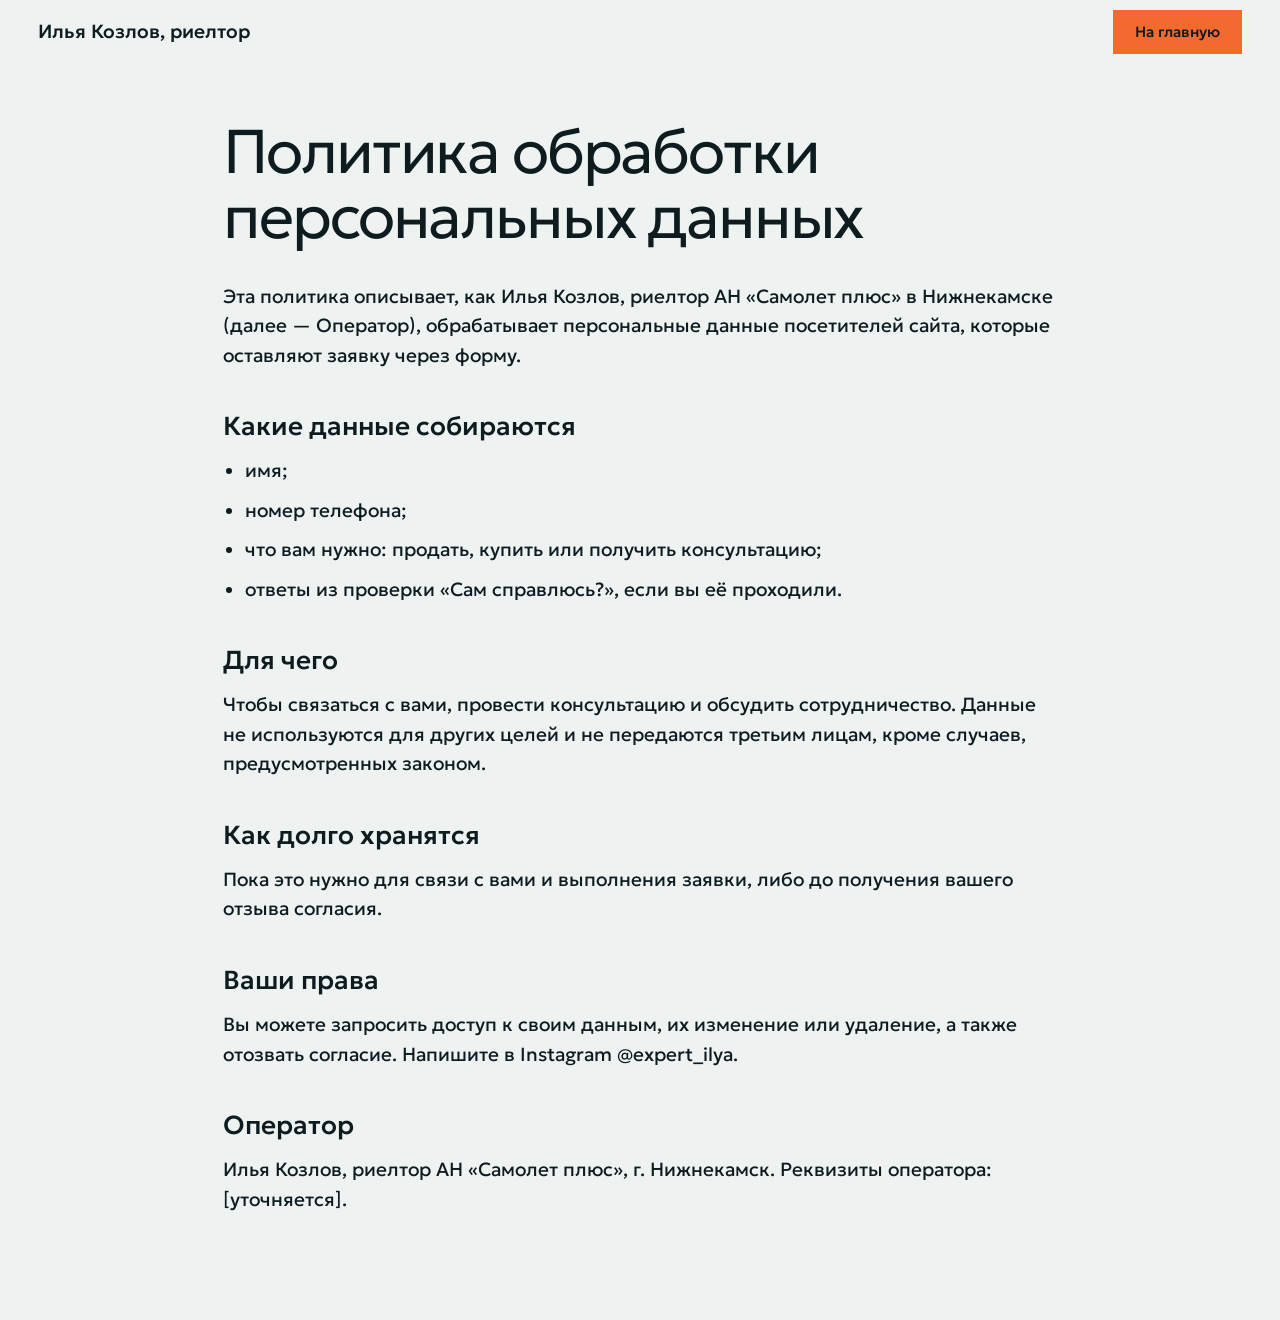
<file: privacy.html>
<!DOCTYPE html>
<html lang="ru">
<head>
<meta charset="utf-8">
<meta name="viewport" content="width=device-width, initial-scale=1">
<title>Политика обработки персональных данных | Илья Козлов, риелтор</title>
<meta name="robots" content="noindex">
<link rel="icon" type="image/svg+xml" href="assets/favicon.svg">
<link href="https://fonts.googleapis.com/css2?family=Geologica:wght@300;400;500&display=swap" rel="stylesheet">
<link rel="stylesheet" href="styles.css">
</head>
<body>
<header class="bar" data-tone="mist"><a class="bar__brand" href="./">Илья Козлов, риелтор</a><a class="btn btn--bar" href="./"><span>На главную</span></a></header>
<main class="legal">
  <h1>Политика обработки персональных данных</h1>
  <p>Эта политика описывает, как Илья Козлов, риелтор АН «Самолет плюс» в Нижнекамске (далее — Оператор), обрабатывает персональные данные посетителей сайта, которые оставляют заявку через форму.</p>
  <h2>Какие данные собираются</h2>
  <ul><li>имя;</li><li>номер телефона;</li><li>что вам нужно: продать, купить или получить консультацию;</li><li>ответы из проверки «Сам справлюсь?», если вы её проходили.</li></ul>
  <h2>Для чего</h2>
  <p>Чтобы связаться с вами, провести консультацию и обсудить сотрудничество. Данные не используются для других целей и не передаются третьим лицам, кроме случаев, предусмотренных законом.</p>
  <h2>Как долго хранятся</h2>
  <p>Пока это нужно для связи с вами и выполнения заявки, либо до получения вашего отзыва согласия.</p>
  <h2>Ваши права</h2>
  <p>Вы можете запросить доступ к своим данным, их изменение или удаление, а также отозвать согласие. Напишите в Instagram @expert_ilya.</p>
  <h2>Оператор</h2>
  <p>Илья Козлов, риелтор АН «Самолет плюс», г. Нижнекамск. Реквизиты оператора: [уточняется].</p>
</main>
</body>
</html>
</file>
<file: styles.css>
:root {
  --bg: #EEF2F1;
  --surface: #E1E8E7;
  --ink: #0E1C20;
  --muted: #46565B;
  --sky: #CFE1EA;
  --gold: #F2D27A;
  --sage: #D9E7DE;
  --accent: #F26A2E;
  --m: clamp(16px, 3vw, 40px);
  --gap: 24px;
  --step-small: clamp(0.875rem, 0.85rem + 0.1vw, 0.9375rem);
  --step-body: clamp(1.0625rem, 1rem + 0.25vw, 1.1875rem);
  --step-lead: clamp(1.25rem, 1.1rem + 0.7vw, 1.625rem);
  --step-head: clamp(2.125rem, 1.3rem + 3.2vw, 4rem);
  --step-display: clamp(3.5rem, 8.6vw, 8.25rem);
  --ease: cubic-bezier(.16, 1, .3, 1);
  --foot-h: 100svh;
}

*, *::before, *::after { box-sizing: border-box; }
html { -webkit-text-size-adjust: 100%; scroll-padding-top: 72px; }
html.lenis, html.lenis body { height: auto; }
.lenis.lenis-smooth { scroll-behavior: auto !important; }
body {
  margin: 0;
  font-family: 'Geologica', system-ui, sans-serif;
  font-weight: 400;
  font-size: var(--step-body);
  line-height: 1.55;
  color: var(--ink);
  background: var(--bg);
  overflow-x: clip;
}
img { display: block; max-width: 100%; }
a { color: inherit; }
h1, h2, h3, p, ul, ol, dl, dd, figure { margin: 0; }
ul, ol { padding: 0; list-style: none; }
button, input, select { font: inherit; color: inherit; }
:focus-visible { outline: 3px solid var(--ink); outline-offset: 3px; }
::selection { background: var(--accent); color: var(--ink); }

.skip { position: absolute; left: -999px; top: 8px; z-index: 100; background: var(--bg); padding: 10px 16px; }
.skip:focus { left: 8px; }
.wrap { padding-inline: var(--m); }
.chapter { padding-block: clamp(96px, 12vw, 200px); position: relative; }

.head {
  font-weight: 300;
  font-size: var(--step-head);
  line-height: 1.02;
  letter-spacing: -0.035em;
  text-wrap: balance;
}
.lead { font-size: var(--step-lead); line-height: 1.4; max-width: 34ch; }
.w { display: inline-block; overflow: hidden; vertical-align: top; padding-bottom: .12em; margin-bottom: -.12em; }
.w__in { display: inline-block; }

/* ===== buttons ===== */
.btn {
  position: relative; overflow: hidden;
  display: inline-flex; align-items: center; justify-content: center;
  min-height: 56px; padding: 0 30px;
  border: 0; border-radius: 0;
  background: var(--accent); color: var(--ink);
  font-weight: 500; text-decoration: none; cursor: pointer;
  will-change: transform;
}
.btn::before {
  content: ''; position: absolute; inset: 0; background: var(--ink);
  transform: translateY(101%); transition: transform .5s var(--ease);
}
.btn span { position: relative; z-index: 1; transition: color .3s; }
.btn:hover::before, .btn:focus-visible::before { transform: none; }
.btn:hover span, .btn:focus-visible span { color: var(--bg); }
.btn:active { transform: scale(.98); }
.btn--full { width: 100%; min-height: 56px; }
.btn[disabled] { opacity: .7; cursor: wait; }
.tlink { text-decoration: underline; text-decoration-thickness: 2px; text-underline-offset: 5px; }
.tlink:hover { text-decoration-color: var(--accent); }

/* ===== top bar ===== */
.bar {
  position: fixed; inset: 0 0 auto 0; z-index: 50; height: 64px;
  padding-inline: var(--m);
  display: flex; align-items: center; justify-content: space-between; gap: 24px;
  background: var(--bar-bg, var(--bg)); color: var(--ink);
  transition: background-color .3s, transform .5s var(--ease);
}
.bar.is-away { transform: translateY(-100%); }
.bar[data-tone="mist"] { --bar-bg: #EEF2F1; }
.bar[data-tone="sky"] { --bar-bg: #CFE1EA; }
.bar[data-tone="gold"] { --bar-bg: #F2D27A; }
.bar[data-tone="sage"] { --bar-bg: #D9E7DE; }
.bar[data-tone="orange"] { --bar-bg: #F26A2E; }
.bar__brand { font-weight: 500; text-decoration: none; white-space: nowrap; flex-shrink: 0; }
.bar__nav { display: flex; gap: 32px; }
.bar__nav a { text-decoration: none; white-space: nowrap; font-size: var(--step-small); }
.bar__nav a:hover { text-decoration: underline; text-underline-offset: 6px; text-decoration-thickness: 2px; }
.btn--bar { min-height: 44px; padding: 0 22px; font-size: var(--step-small); }

/* ===== hero ===== */
.hero {
  display: grid; grid-template-columns: minmax(0, 10fr) minmax(0, 2fr);
  height: 100svh; min-height: 560px; padding: 10px; gap: 0;
  background: var(--bg);
}
.hero__panel { position: relative; overflow: hidden; color: #fff; background: #2a3944; }
.hero__img { position: absolute; inset: -4% 0 -4% 0; width: 100%; height: 108%; object-fit: cover; object-position: 50% 40%; will-change: transform; }
.hero__panel::before {
  content: ''; position: absolute; inset: 0; z-index: 1;
  background: linear-gradient(to bottom, rgba(8, 20, 28, .62) 0%, rgba(8, 20, 28, .34) 38%, rgba(8, 20, 28, 0) 56%, rgba(8, 20, 28, .5) 100%);
}
.hero__brand { position: absolute; z-index: 2; left: 28px; top: 28px; font-weight: 500; }
.hero__h1 {
  position: absolute; z-index: 2; left: 0; right: 0; top: 17%;
  text-align: center; font-weight: 300; font-size: var(--step-display);
  line-height: 1; letter-spacing: -0.035em;
}
.mask { display: block; overflow: hidden; padding: .04em .1em .12em; margin-bottom: -.12em; }
.mask__in { display: block; will-change: transform; }
.hero__lead { position: absolute; z-index: 2; left: 28px; bottom: 36px; width: min(34ch, 36%); font-size: var(--step-body); }
.btn--hero { position: absolute; z-index: 2; left: 50%; bottom: 36px; translate: -50% 0; white-space: nowrap; }
.swatches { display: flex; flex-direction: column; }
.swatches a {
  flex: 1; display: flex; align-items: flex-start; padding: 20px;
  background: var(--sw); color: var(--ink); text-decoration: none; font-weight: 500;
  transition: flex-grow .6s var(--ease), padding-left .4s var(--ease);
}
.swatches a:hover, .swatches a:focus-visible { flex-grow: 1.5; padding-left: 28px; }

/* ===== scene: services ===== */
.scene { position: relative; background: var(--bg); }
.js .scene { height: 440vh; }
.scene__stick { position: relative; min-height: 100svh; overflow: hidden; }
.js .scene__stick { position: sticky; top: 0; height: 100svh; }
.scene__bg { position: absolute; inset: 0; width: 100%; height: 100%; object-fit: cover; object-position: 50% 62%; will-change: transform; }
.scene__scrim {
  position: absolute; inset: 0 0 auto 0; height: 66%;
  background: linear-gradient(to bottom, rgba(238, 242, 241, .97) 0%, rgba(238, 242, 241, .92) 60%, rgba(238, 242, 241, 0) 100%);
}
.scene__list {
  position: relative; z-index: 2; width: min(580px, calc(100% - 2 * var(--m)));
  margin: 0 auto; padding: 96px 0 40px; text-align: center;
}
.js .scene__list { position: absolute; left: 50%; top: 0; translate: -50% 0; padding-top: 92px; }
.stmt { padding-block: 5px; }
.stmt__t { font-size: var(--step-body); font-weight: 400; line-height: 1.3; color: var(--muted); transition: color .35s, font-weight .35s; }
.stmt__d { color: var(--ink); max-width: 46ch; margin: 6px auto 8px; }
.js .stmt__d { max-height: 0; opacity: 0; overflow: hidden; margin-block: 0; transition: max-height .6s var(--ease), opacity .4s, margin .5s var(--ease); }
.js .stmt.is-on .stmt__d { max-height: 140px; opacity: 1; margin-block: 6px 8px; }
.stmt.is-on .stmt__t, .stmt:only-child .stmt__t { color: var(--ink); font-weight: 500; }
.scene__pairs { position: absolute; inset: 0; z-index: 1; pointer-events: none; display: none; }
.js .scene__pairs { display: block; }
.pair { position: absolute; inset: 0; }
.pair img { position: absolute; object-fit: cover; opacity: 0; transform: translateY(40px) scale(1.06); transition: opacity .7s var(--ease), transform 1s var(--ease); }
.pair.is-on img { opacity: 1; transform: none; }
.pair__b { transition-delay: .12s; }
.pair__a { left: var(--m); width: clamp(150px, 16vw, 240px); aspect-ratio: 4 / 5; top: 44%; object-position: 50% 24%; }
.pair__b { right: var(--m); width: clamp(170px, 19vw, 280px); aspect-ratio: 1 / 1; top: 56%; }
.pair img[src$=".svg"] { object-fit: contain; background: var(--sky); }
.pair[data-i="0"] .pair__b { object-position: 40% 50%; }
.pair[data-i="1"] .pair__a { aspect-ratio: 3 / 4; top: 52%; object-position: 36% 50%; }
.pair[data-i="1"] .pair__b { aspect-ratio: 16 / 10; top: 46%; }
.pair[data-i="2"] .pair__a { aspect-ratio: 1 / 1; top: 48%; object-position: 50% 30%; }
.pair[data-i="2"] .pair__b { aspect-ratio: 4 / 5; top: 50%; object-position: 74% 50%; }
.pair[data-i="3"] .pair__a { aspect-ratio: 16 / 10; top: 58%; object-position: 30% 50%; }
.pair[data-i="3"] .pair__b { aspect-ratio: 3 / 4; top: 44%; object-position: 50% 40%; }
.pair[data-i="4"] .pair__a { aspect-ratio: 4 / 5; top: 50%; object-position: 50% 28%; }
.pair[data-i="4"] .pair__b { aspect-ratio: 16 / 10; top: 60%; object-position: 72% 50%; }
.pair[data-i="5"] .pair__a { aspect-ratio: 1 / 1; top: 56%; object-position: 50% 32%; }
.pair[data-i="5"] .pair__b { aspect-ratio: 3 / 4; top: 46%; object-position: 32% 50%; }

/* ===== check ===== */
.check { background: var(--bg); }
.check__grid { display: grid; grid-template-columns: repeat(12, minmax(0, 1fr)); gap: var(--gap); align-items: start; }
.check__side { grid-column: 1 / 6; position: sticky; top: 112px; }
.check__side .lead { margin-top: 28px; }
.result { margin-top: 48px; }
.result__n { font-weight: 300; font-size: clamp(5rem, 9vw, 8.5rem); line-height: .95; letter-spacing: -0.045em; font-variant-numeric: tabular-nums; }
.result__of { font-size: var(--step-lead); letter-spacing: 0; color: var(--muted); }
.result__t { margin-top: 14px; font-size: var(--step-lead); line-height: 1.3; max-width: 28ch; }
.result__s { margin-top: 10px; max-width: 44ch; color: var(--muted); }
.result .btn { margin-top: 28px; }
.tasks { grid-column: 7 / 13; display: grid; gap: 12px; }
.task { position: relative; display: flex; align-items: center; gap: 20px; padding: 22px 26px; background: var(--surface); cursor: pointer; transition: background-color .35s, transform .5s var(--ease); }
.task:hover { background: #D5DFDE; transform: translateX(6px); }
.task input { position: absolute; opacity: 0; inset: 0; width: 100%; height: 100%; cursor: pointer; margin: 0; }
.task__box { flex: none; width: 34px; height: 34px; background: #fff; display: grid; place-items: center; transition: background-color .3s; }
.task__box::after { content: ''; width: 9px; height: 17px; border: solid var(--ink); border-width: 0 3px 3px 0; transform: translateY(-2px) rotate(45deg) scale(0); transition: transform .4s var(--ease); }
.task:has(input:checked) { background: var(--sky); }
.task:has(input:checked) .task__box { background: var(--accent); }
.task:has(input:checked) .task__box::after { transform: translateY(-2px) rotate(45deg) scale(1); }
.task:has(input:focus-visible) { outline: 3px solid var(--ink); outline-offset: 3px; }
.task__t { line-height: 1.35; }

/* ===== steps ===== */
.steps { background: var(--sky); }
.steps__grid { display: grid; grid-template-columns: repeat(12, minmax(0, 1fr)); column-gap: var(--gap); }
.steps__h { grid-column: 7 / 13; grid-row: 1; }
.st { display: contents; }
.st__pic { overflow: hidden; }
.st__pic img { width: 100%; height: 100%; object-fit: cover; will-change: transform; }
.st__pic img[src$=".svg"] { object-fit: contain; }
.st1 .st__pic img { object-position: 50% 30%; }
.st__p { max-width: 36ch; }
.st__p strong { font-weight: 500; }
.st1 .st__pic { grid-column: 1 / 5; grid-row: 1 / 3; aspect-ratio: 3 / 4; }
.st1 .st__p { grid-column: 5 / 8; grid-row: 2; margin-top: 48px; align-self: start; }
.st2 .st__pic { grid-column: 6 / 9; grid-row: 3; aspect-ratio: 5 / 4; margin-top: 120px; }
.st2 .st__p { grid-column: 9 / 13; grid-row: 3; margin-top: 120px; align-self: start; }
.st3 .st__pic { grid-column: 8 / 13; grid-row: 4; aspect-ratio: 16 / 10; margin-top: 100px; }
.st3 .st__p { grid-column: 3 / 8; grid-row: 4; margin-top: 100px; align-self: start; justify-self: end; padding-right: 8px; }

/* ===== about ===== */
.about { background: var(--gold); }
.about__lead { margin-top: 24px; max-width: 40ch; }
.about__tiles { margin-top: 72px; display: grid; grid-template-columns: repeat(12, minmax(0, 1fr)); gap: 16px var(--gap); align-items: start; }
.about__photo { position: relative; grid-column: 1 / 9; overflow: hidden; aspect-ratio: 16 / 10; }
.about__photo img { width: 100%; height: 100%; object-fit: cover; will-change: transform; }
.about__note { position: absolute; top: 0; right: 0; width: 340px; padding: 22px; background: var(--bg); font-size: var(--step-body); line-height: 1.5; }
.about__photo img { object-position: 50% 62%; }
.about__side { grid-column: 9 / 13; display: grid; gap: 32px; }
.about__tile { background: var(--sky); aspect-ratio: 300 / 220; overflow: hidden; }
.about__tile svg { width: 100%; height: 100%; display: block; }
.river { fill: #9DBFD0; }
.dot { fill: var(--accent); }
.dot-ring { fill: none; stroke: var(--accent); stroke-width: 3; transform-box: fill-box; transform-origin: center; animation: ring 2.4s var(--ease) infinite; }
@keyframes ring { 0% { transform: scale(1); opacity: .9; } 100% { transform: scale(3.2); opacity: 0; } }
.facts { display: grid; grid-template-columns: 1fr 1fr; gap: 24px 20px; }
.facts dt { font-size: var(--step-small); color: var(--ink); opacity: .78; }
.facts dd { font-size: var(--step-body); font-weight: 500; line-height: 1.3; margin-top: 2px; }

.about__more { margin-top: 16px; display: grid; grid-template-columns: repeat(3, minmax(0, 1fr)); gap: var(--gap); }
.about__more figure { aspect-ratio: 3 / 4; overflow: hidden; background: var(--sky); }
.about__more img { width: 100%; height: 100%; object-fit: cover; object-position: 50% 30%; display: block; }

/* ===== faq ===== */
.faq { background: var(--sage); padding-bottom: clamp(96px, 12vw, 200px); }
.faq__grid { display: grid; grid-template-columns: repeat(12, minmax(0, 1fr)); gap: var(--gap); align-items: start; }
.faq__text { grid-column: 1 / 6; }
.faq__fact { margin-top: 28px; font-size: var(--step-body); }
.qa { margin-top: 44px; }
.qa details { padding-block: 14px; }
.qa summary { list-style: none; cursor: pointer; position: relative; padding-right: 36px; font-size: var(--step-lead); line-height: 1.25; font-weight: 400; }
.qa summary::-webkit-details-marker { display: none; }
.qa summary::after { content: ''; position: absolute; right: 8px; top: .55em; width: 11px; height: 11px; border: solid var(--ink); border-width: 0 2px 2px 0; transform: rotate(45deg); transition: transform .4s var(--ease); }
.qa details[open] summary::after { transform: translateY(5px) rotate(-135deg); }
.qa summary:hover { color: var(--muted); }
.qa details p { margin-top: 12px; color: var(--ink); max-width: 46ch; overflow: hidden; }
.faq__cta { margin-top: 48px; display: flex; flex-wrap: wrap; gap: 20px 28px; align-items: center; }
.faq__media { grid-column: 7 / 13; position: relative; margin-top: calc(-1 * clamp(96px, 12vw, 200px)); padding-bottom: 80px; }
.faq__tall { aspect-ratio: 3 / 4; overflow: hidden; }
.faq__tall img { width: 100%; height: 118%; object-fit: cover; object-position: 50% 40%; will-change: transform; }
.faq__sq { position: absolute; left: -40px; bottom: 0; width: 33%; aspect-ratio: 1 / 1; overflow: hidden; background: var(--sage); padding: 0; }
.faq__sq img { width: 100%; height: 100%; object-fit: cover; }

/* ===== contact ===== */
.contact { position: relative; height: 140svh; min-height: 820px; background: var(--sky); overflow: clip; }
.contact__bg { position: absolute; inset: 0; width: 100%; height: 100%; object-fit: cover; object-position: 50% 80%; will-change: transform; }
.contact__card {
  position: sticky; top: 60px; z-index: 2; margin: 60px 60px 0 auto; width: 420px; max-width: calc(100% - 32px);
  padding: 32px; background: var(--bg);
}
.contact__h { font-weight: 300; font-size: 1.75rem; line-height: 1.1; letter-spacing: -0.03em; }
.contact__p { margin-top: 12px; }
.form { margin-top: 22px; display: grid; gap: 14px; }
.f { display: grid; gap: 4px; font-size: var(--step-small); }
.f input, .f select { width: 100%; height: 52px; padding: 0 14px; background: #fff; border: 2px solid #fff; border-radius: 0; font-size: var(--step-body); transition: border-color .25s; appearance: none; }
.f select { background: #fff url("data:image/svg+xml,%3Csvg xmlns='http://www.w3.org/2000/svg' width='12' height='8'%3E%3Cpath d='M0 0h12L6 8z' fill='%230E1C20'/%3E%3C/svg%3E") no-repeat right 16px center; padding-right: 40px; }
.f input:focus, .f select:focus { outline: none; border-color: var(--ink); }
.agree { display: flex; gap: 10px; align-items: flex-start; font-size: var(--step-small); line-height: 1.4; }
.agree input { margin-top: 3px; width: 18px; height: 18px; accent-color: var(--ink); flex: none; }
.form__note { font-size: var(--step-small); color: var(--muted); }
.contact__alt { margin-top: 18px; font-size: var(--step-small); }

/* ===== footer ===== */
.foot {
  background: var(--accent); color: var(--ink);
  min-height: 100svh; display: grid; grid-template-rows: auto 1fr auto auto;
  padding: 40px var(--m) 20px;
}
.foot-fixed .foot { position: fixed; inset: auto 0 0 0; z-index: 0; }
.foot-fixed main { position: relative; z-index: 1; margin-bottom: var(--foot-h); }
.foot__cols { display: grid; grid-template-columns: repeat(4, minmax(0, 1fr)); gap: 32px var(--gap); font-size: var(--step-body); }
.foot__cols li { line-height: 1.6; }
.foot__cols strong { font-weight: 500; }
.foot__cols a { text-decoration: none; }
.foot__cols a:hover { text-decoration: underline; text-underline-offset: 5px; text-decoration-thickness: 2px; }
.foot__word { width: 100%; height: auto; display: block; margin-top: 40px; overflow: visible; }
.foot__word text { font-family: 'Geologica', sans-serif; font-weight: 300; font-size: 140px; fill: var(--ink); letter-spacing: -0.03em; }
.foot__legal { margin-top: 14px; font-size: var(--step-small); max-width: 72ch; line-height: 1.5; }

/* ===== legal page ===== */
.legal { max-width: 70ch; margin: 0 auto; padding: 120px var(--m) 96px; }
.legal h1 { font-weight: 300; font-size: var(--step-head); line-height: 1.05; letter-spacing: -0.035em; margin-bottom: 32px; }
.legal h2 { font-size: var(--step-lead); font-weight: 500; margin: 36px 0 10px; }
.legal p, .legal li { margin-bottom: 10px; }
.legal ul { list-style: disc; padding-left: 22px; }

/* ===== breakpoints ===== */
@media (max-width: 1180px) { .bar__nav { gap: 22px; } }
@media (max-width: 1100px) {
  .bar__nav { display: none; }
  .about__tiles { grid-template-columns: 1fr; }
  .about__photo, .about__side { grid-column: 1; }
  .about__side { grid-template-columns: 1fr 1fr; align-items: start; }
}
@media (max-width: 900px) {
  .hero { grid-template-columns: 1fr; grid-template-rows: 64svh auto; height: auto; min-height: 0; padding: 8px; }
  .hero__panel { height: 64svh; min-height: 420px; }
  .hero__h1 { top: 14%; font-size: 12vw; }
  .hero__lead { display: none; }
  .hero__brand { display: none; }
  .hero__brand { left: 16px; top: 18px; }
  .btn--hero { bottom: 20px; }
  .swatches a { flex: none; height: 52px; padding: 14px 20px; align-items: center; }
  .swatches a:hover, .swatches a:focus-visible { padding-left: 20px; }

  .js .scene { height: 400vh; }
  .scene__scrim { inset: auto 0 0 0; height: 70%; background: linear-gradient(to top, rgba(238, 242, 241, .97) 0%, rgba(238, 242, 241, .93) 62%, rgba(238, 242, 241, 0) 100%); }
  .js .scene__list { left: var(--m); top: auto; bottom: 20px; translate: none; width: calc(100% - 2 * var(--m)); padding: 0; text-align: left; }
  .stmt__d { margin-inline: 0; }
  .pair__a { top: 76px; right: var(--m); left: auto; width: 44vw; aspect-ratio: 4 / 3 !important; }
  .pair__b { display: none; }

  .check__grid { grid-template-columns: 1fr; }
  .check__side, .tasks { grid-column: 1; position: static; }
  .check__side { margin-bottom: 40px; }

  .steps__grid { grid-template-columns: 1fr; row-gap: 0; }
  .steps__h { grid-column: 1; grid-row: auto; margin-bottom: 40px; }
  .st { display: block; margin-bottom: 56px; }
  .st .st__pic { grid-column: auto; margin: 0; }
  .st1 .st__pic { width: 100%; aspect-ratio: 3 / 4; }
  .st2 .st__pic { width: 72%; margin-left: auto; aspect-ratio: 5 / 4; }
  .st3 .st__pic { width: 78%; aspect-ratio: 16 / 10; }
  .st .st__p { margin: 18px 0 0 !important; max-width: 42ch; padding: 0; }
  .st2 .st__p { margin-left: 38% !important; }

  .about__note { position: static; width: auto; padding: 18px 0 0; background: transparent; }
  .about__photo { aspect-ratio: auto; overflow: visible; }
  .about__photo img { aspect-ratio: 4 / 3; }
  .about__side { grid-template-columns: 1fr; }
  .about__tile { aspect-ratio: 3 / 2; }
  .about__more { gap: 8px; }

  .faq__grid { grid-template-columns: 1fr; }
  .faq__text { grid-column: 1; order: 2; }
  .faq__media { grid-column: 1; order: 1; margin-top: calc(-1 * clamp(96px, 12vw, 200px)); padding-bottom: 0; }
  .faq__tall { aspect-ratio: 4 / 5; }
  .faq__sq { left: auto; right: -16px; bottom: -40px; width: 38%; }
  .faq__text { margin-top: 56px; }
  .qa summary { padding-block: 6px; }
  .faq__cta .btn { width: 100%; }

  .contact { height: auto; min-height: 0; padding-bottom: 48px; }
  .contact__bg { position: relative; height: 70svh; }
  .contact__card { position: relative; top: auto; margin: -80px 16px 0; width: auto; max-width: none; }

  .foot { padding-top: 32px; }
  .foot__cols { grid-template-columns: 1fr 1fr; gap: 32px 20px; font-size: var(--step-small); }
}
@media (max-width: 560px) {
  .bar__brand { font-size: var(--step-small); }
  .btn--hero { width: calc(100% - 32px); }
  .hero__h1 { font-size: 10.4vw; }
}
@media (max-width: 380px) {
  .btn--bar { padding: 0 14px; }
}
@media (prefers-reduced-motion: reduce) {
  *, *::before, *::after { animation-duration: .01ms !important; transition-duration: .01ms !important; }
}
</file>
